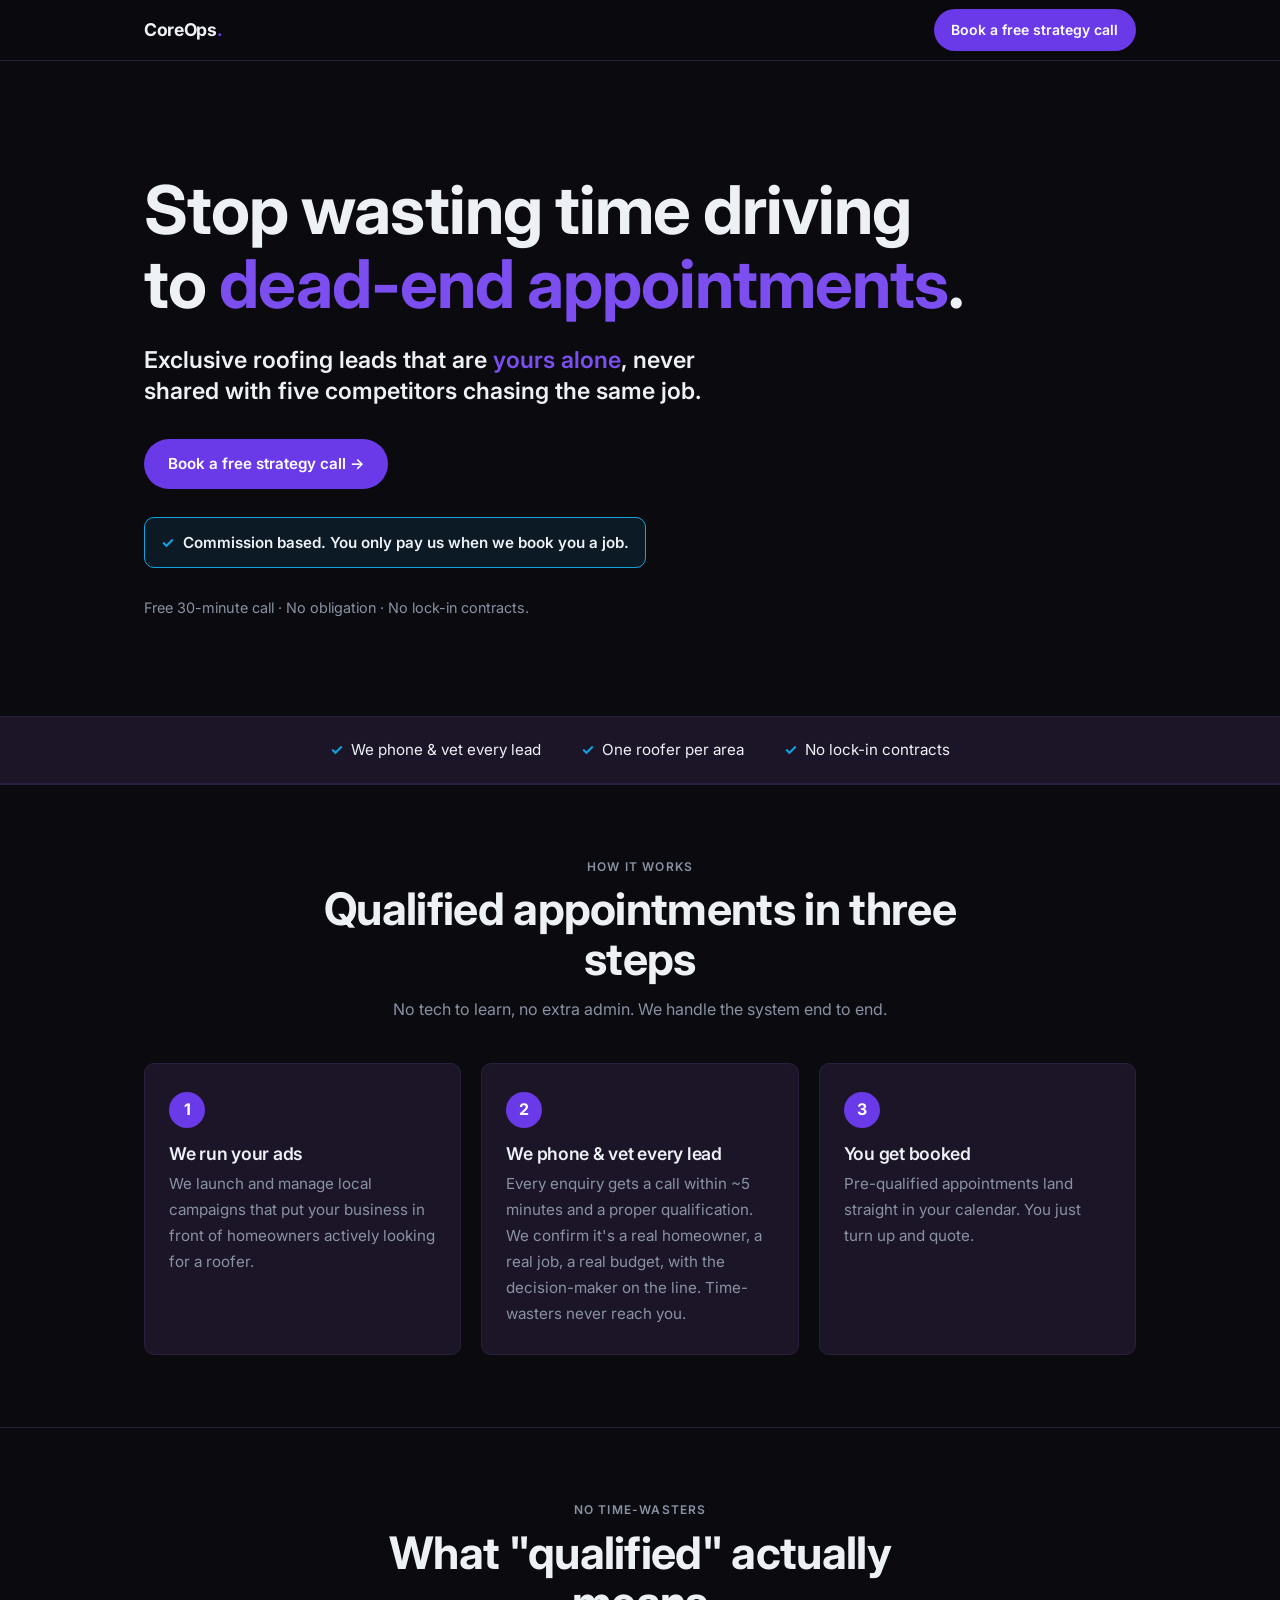
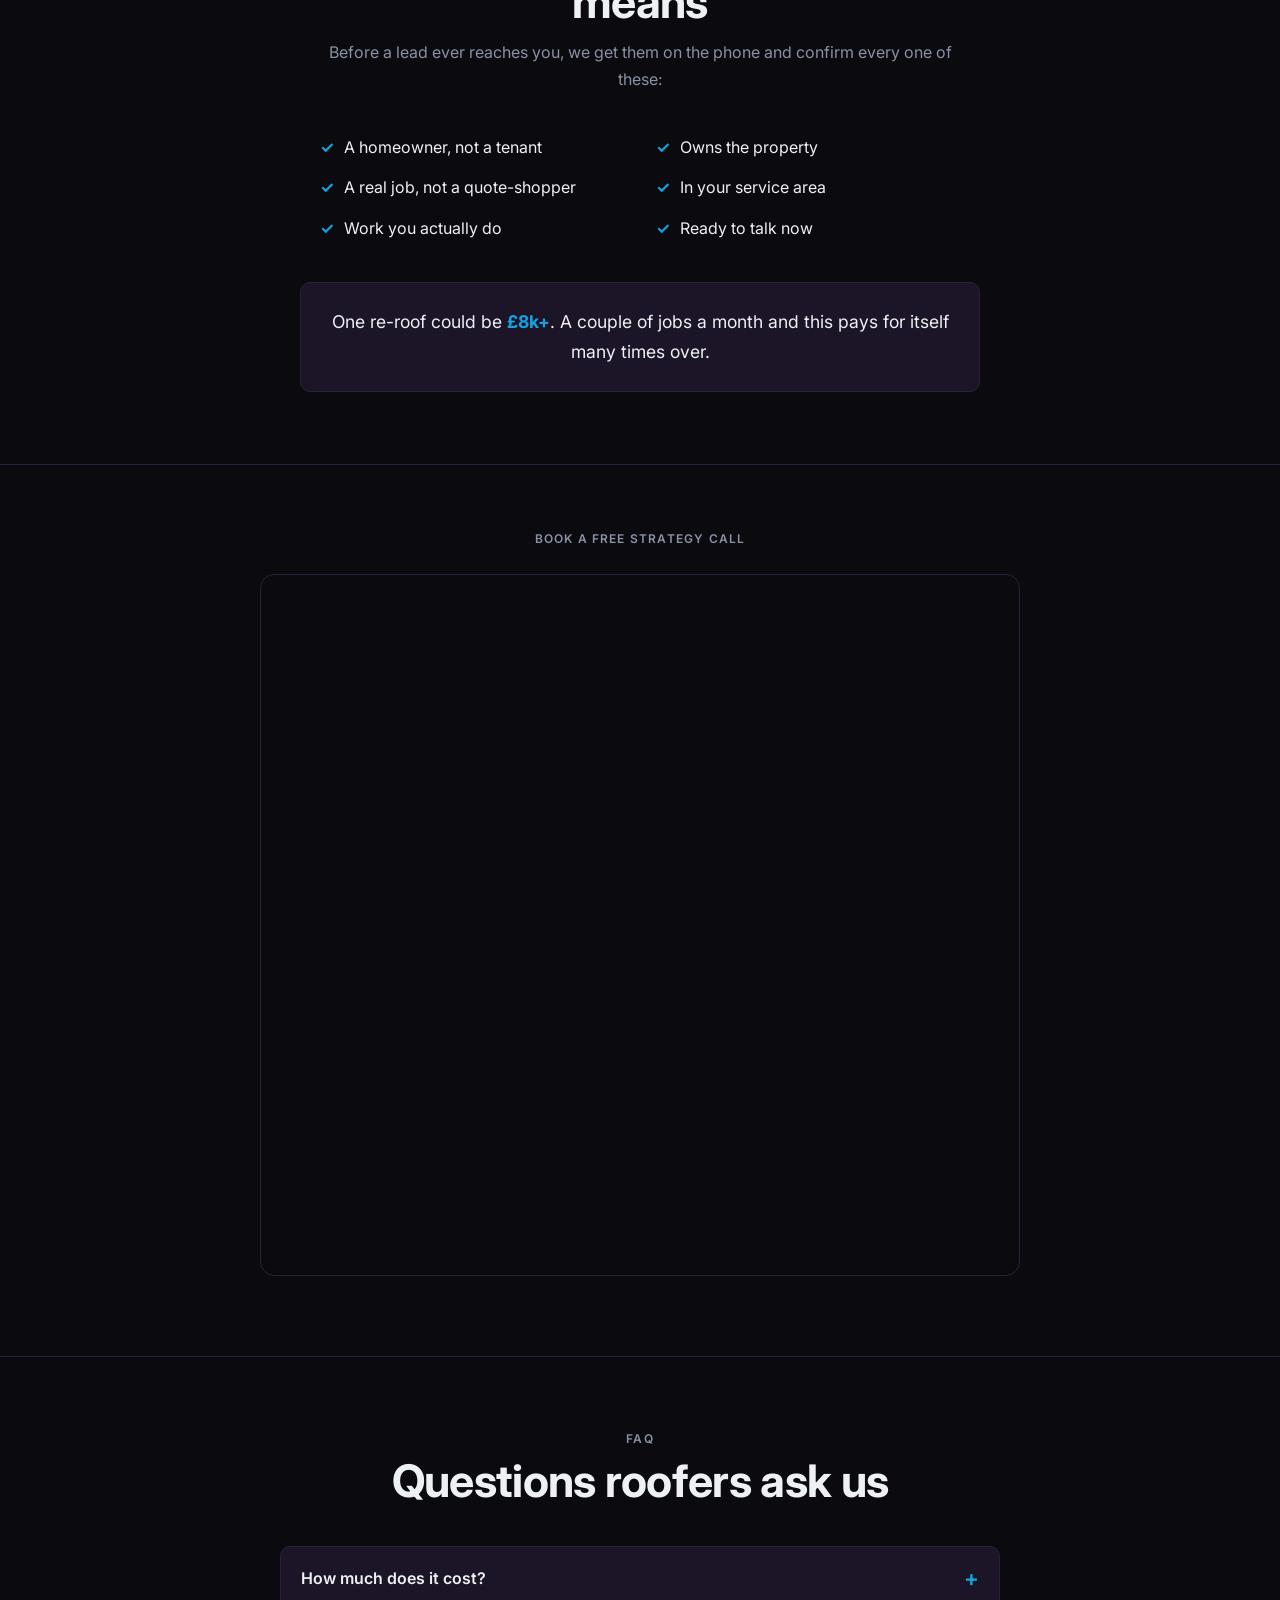
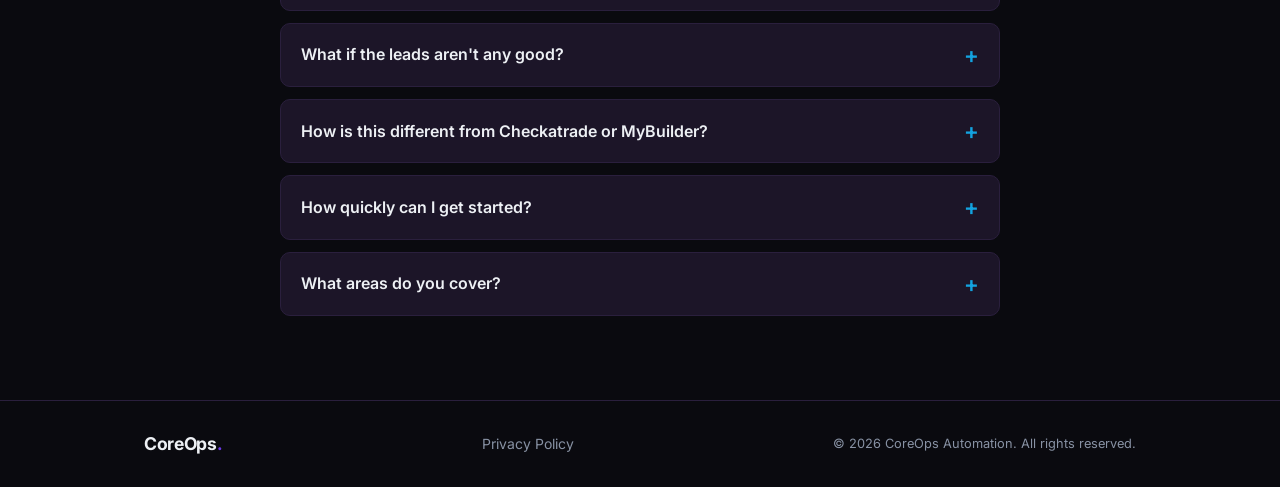
<file: index.html>
<!DOCTYPE html>
<html lang="en">
<head>
  <meta charset="UTF-8" />
  <meta name="viewport" content="width=device-width, initial-scale=1.0" />
  <title>CoreOps: Qualified Roofing Appointments, On Autopilot</title>
  <meta name="description" content="CoreOps helps UK roofing companies fill their diary with AI-vetted, high-intent appointments. No more wasted trips to dead-end jobs. Book a free call." />
  <meta property="og:title" content="CoreOps: Qualified Roofing Appointments, On Autopilot" />
  <meta property="og:description" content="AI-vetted, high-intent roofing appointments for UK roofers. Stop driving to dead-end jobs. Book a free call." />
  <meta property="og:type" content="website" />
  <link rel="preconnect" href="https://fonts.googleapis.com" />
  <link rel="preconnect" href="https://fonts.gstatic.com" crossorigin />
  <link href="https://fonts.googleapis.com/css2?family=Inter:wght@400;500;600;700&display=swap" rel="stylesheet" />
  <link rel="stylesheet" href="src/style.css" />

  <!-- Meta Pixel Code -->
  <script>
  !function(f,b,e,v,n,t,s)
  {if(f.fbq)return;n=f.fbq=function(){n.callMethod?
  n.callMethod.apply(n,arguments):n.queue.push(arguments)};
  if(!f._fbq)f._fbq=n;n.push=n;n.loaded=!0;n.version='2.0';
  n.queue=[];t=b.createElement(e);t.async=!0;
  t.src=v;s=b.getElementsByTagName(e)[0];
  s.parentNode.insertBefore(t,s)}(window, document,'script',
  'https://connect.facebook.net/en_US/fbevents.js');
  fbq('init', '1566658991466712');
  fbq('track', 'PageView');
  </script>
  <noscript><img height="1" width="1" style="display:none"
  src="https://www.facebook.com/tr?id=1566658991466712&ev=PageView&noscript=1"
  /></noscript>
  <!-- End Meta Pixel Code -->
</head>
<body>

  <!-- SVG sprite: gear symbol used by cog layers -->
  <svg aria-hidden="true" focusable="false" style="position:absolute;width:0;height:0;overflow:hidden">
    <defs>
      <symbol id="cog-shape" viewBox="-50 -50 100 100">
        <path fill-rule="evenodd" d="M50,0 L34.18,14.16 L35.36,35.36 L14.16,34.18 L0,50
          L-14.16,34.18 L-35.36,35.36 L-34.18,14.16 L-50,0 L-34.18,-14.16
          L-35.36,-35.36 L-14.16,-34.18 L0,-50 L14.16,-34.18 L35.36,-35.36
          L34.18,-14.16 Z
          M13,0 A13,13 0 0,1 -13,0 A13,13 0 0,1 13,0 Z"/>
      </symbol>
    </defs>
  </svg>

  <!-- NAV -->
  <nav class="nav">
    <div class="container nav-inner">
      <a href="#" class="logo">CoreOps<span class="logo-dot">.</span></a>

      <a href="#book" class="btn btn-primary btn-sm">Book a free strategy call</a>
    </div>
  </nav>

  <!-- HERO -->
  <section class="hero">
    <div class="container hero-inner">
      <h1>
        Stop wasting time driving to <span class="accent-text">dead-end appointments</span>.
      </h1>
      <p class="hero-promise">Exclusive roofing leads that are <span class="accent-text">yours alone</span>, never shared with five competitors chasing the same job.</p>
      <div class="hero-ctas">
        <a href="#book" class="btn btn-primary">Book a free strategy call →</a>
      </div>
      <p class="hero-offer"><span class="offer-check">✓</span> Commission based. You only pay us when we book you a job.</p>
      <p class="cta-microcopy">Free 30-minute call · No obligation · No lock-in contracts.</p>
    </div>
  </section>

  <!-- TRUST BAR -->
  <section class="trust-bar">
    <div class="container trust-bar-inner">
      <span class="trust-item"><span class="trust-check">✓</span> We phone &amp; vet every lead</span>
      <span class="trust-item"><span class="trust-check">✓</span> One roofer per area</span>
      <span class="trust-item"><span class="trust-check">✓</span> No lock-in contracts</span>
    </div>
  </section>

  <!-- HOW IT WORKS -->
  <section class="section" id="how">
    <div class="container">
      <div class="section-head">
        <p class="section-label">How it works</p>
        <h2>Qualified appointments in three steps</h2>
        <p>No tech to learn, no extra admin. We handle the system end to end.</p>
      </div>
      <div class="hiw-grid">
        <div class="hiw-card">
          <span class="hiw-num">1</span>
          <h3>We run your ads</h3>
          <p>We launch and manage local campaigns that put your business in front of homeowners actively looking for a roofer.</p>
        </div>
        <div class="hiw-card">
          <span class="hiw-num">2</span>
          <h3>We phone &amp; vet every lead</h3>
          <p>Every enquiry gets a call within ~5 minutes and a proper qualification. We confirm it's a real homeowner, a real job, a real budget, with the decision-maker on the line. Time-wasters never reach you.</p>
        </div>
        <div class="hiw-card">
          <span class="hiw-num">3</span>
          <h3>You get booked</h3>
          <p>Pre-qualified appointments land straight in your calendar. You just turn up and quote.</p>
        </div>
      </div>
    </div>
  </section>

  <!-- WHAT QUALIFIED MEANS -->
  <section class="section" id="qualified">
    <div class="container">
      <div class="section-head">
        <p class="section-label">No time-wasters</p>
        <h2>What "qualified" actually means</h2>
        <p>Before a lead ever reaches you, we get them on the phone and confirm every one of these:</p>
      </div>
      <div class="qualified-list">
        <span class="qualified-item"><span class="check">✓</span> A homeowner, not a tenant</span>
        <span class="qualified-item"><span class="check">✓</span> Owns the property</span>
        <span class="qualified-item"><span class="check">✓</span> A real job, not a quote-shopper</span>
        <span class="qualified-item"><span class="check">✓</span> In your service area</span>
        <span class="qualified-item"><span class="check">✓</span> Work you actually do</span>
        <span class="qualified-item"><span class="check">✓</span> Ready to talk now</span>
      </div>
      <p class="value-callout">One re-roof could be <strong>£8k+</strong>. A couple of jobs a month and this pays for itself many times over.</p>
    </div>
  </section>

  <!-- BOOKING -->
  <section class="booking-section" id="book">
    <div class="container">
      <p class="section-label">Book a free strategy call</p>
      <!-- GoHighLevel booking widget -->
      <div class="booking-embed">
        <iframe src="https://api.leadconnectorhq.com/widget/booking/jT7KlJictOJSxweOFdk4" style="width: 100%; border: none; overflow: hidden; min-height: 700px;" scrolling="no" id="jT7KlJictOJSxweOFdk4_1782548642786"></iframe>
      </div>
      <script src="https://link.msgsndr.com/js/form_embed.js" type="text/javascript"></script>
    </div>
  </section>

  <!-- FAQ -->
  <section class="section" id="faq">
    <div class="container">
      <div class="section-head">
        <p class="section-label">FAQ</p>
        <h2>Questions roofers ask us</h2>
      </div>
      <div class="faq">
        <details>
          <summary>How much does it cost?</summary>
          <p>There's no big upfront fee. We work on commission, so you only pay when we actually book you a job. It works out at a fraction of what a single roof replacement earns you. We'll go through the exact numbers on your call.</p>
        </details>
        <details>
          <summary>What if the leads aren't any good?</summary>
          <p>That's exactly why we phone and qualify every lead before it reaches you, confirming it's a real homeowner, a real job, in your area, ready to talk. You never get handed a random click or a tyre-kicker.</p>
        </details>
        <details>
          <summary>How is this different from Checkatrade or MyBuilder?</summary>
          <p>Those directories sell the same enquiry to several roofers at once. We generate qualified appointments for your business, so you're not racing five competitors to the same job.</p>
        </details>
        <details>
          <summary>How quickly can I get started?</summary>
          <p>Most campaigns can be live within days. On your call we'll set realistic expectations for your area and timeline.</p>
        </details>
        <details>
          <summary>What areas do you cover?</summary>
          <p>We work with roofing companies across the UK. Tell us where you operate and we'll tailor the campaign to your patch.</p>
        </details>
      </div>
    </div>
  </section>

  <footer class="site-footer">
    <div class="container">
      <span class="logo">CoreOps<span class="logo-dot">.</span></span>
      <a href="privacy-policy.html">Privacy Policy</a>
      <p class="footer-copy">&copy; 2026 CoreOps Automation. All rights reserved.</p>
    </div>
  </footer>

  <script src="src/main.js"></script>
</body>
</html>
</file>
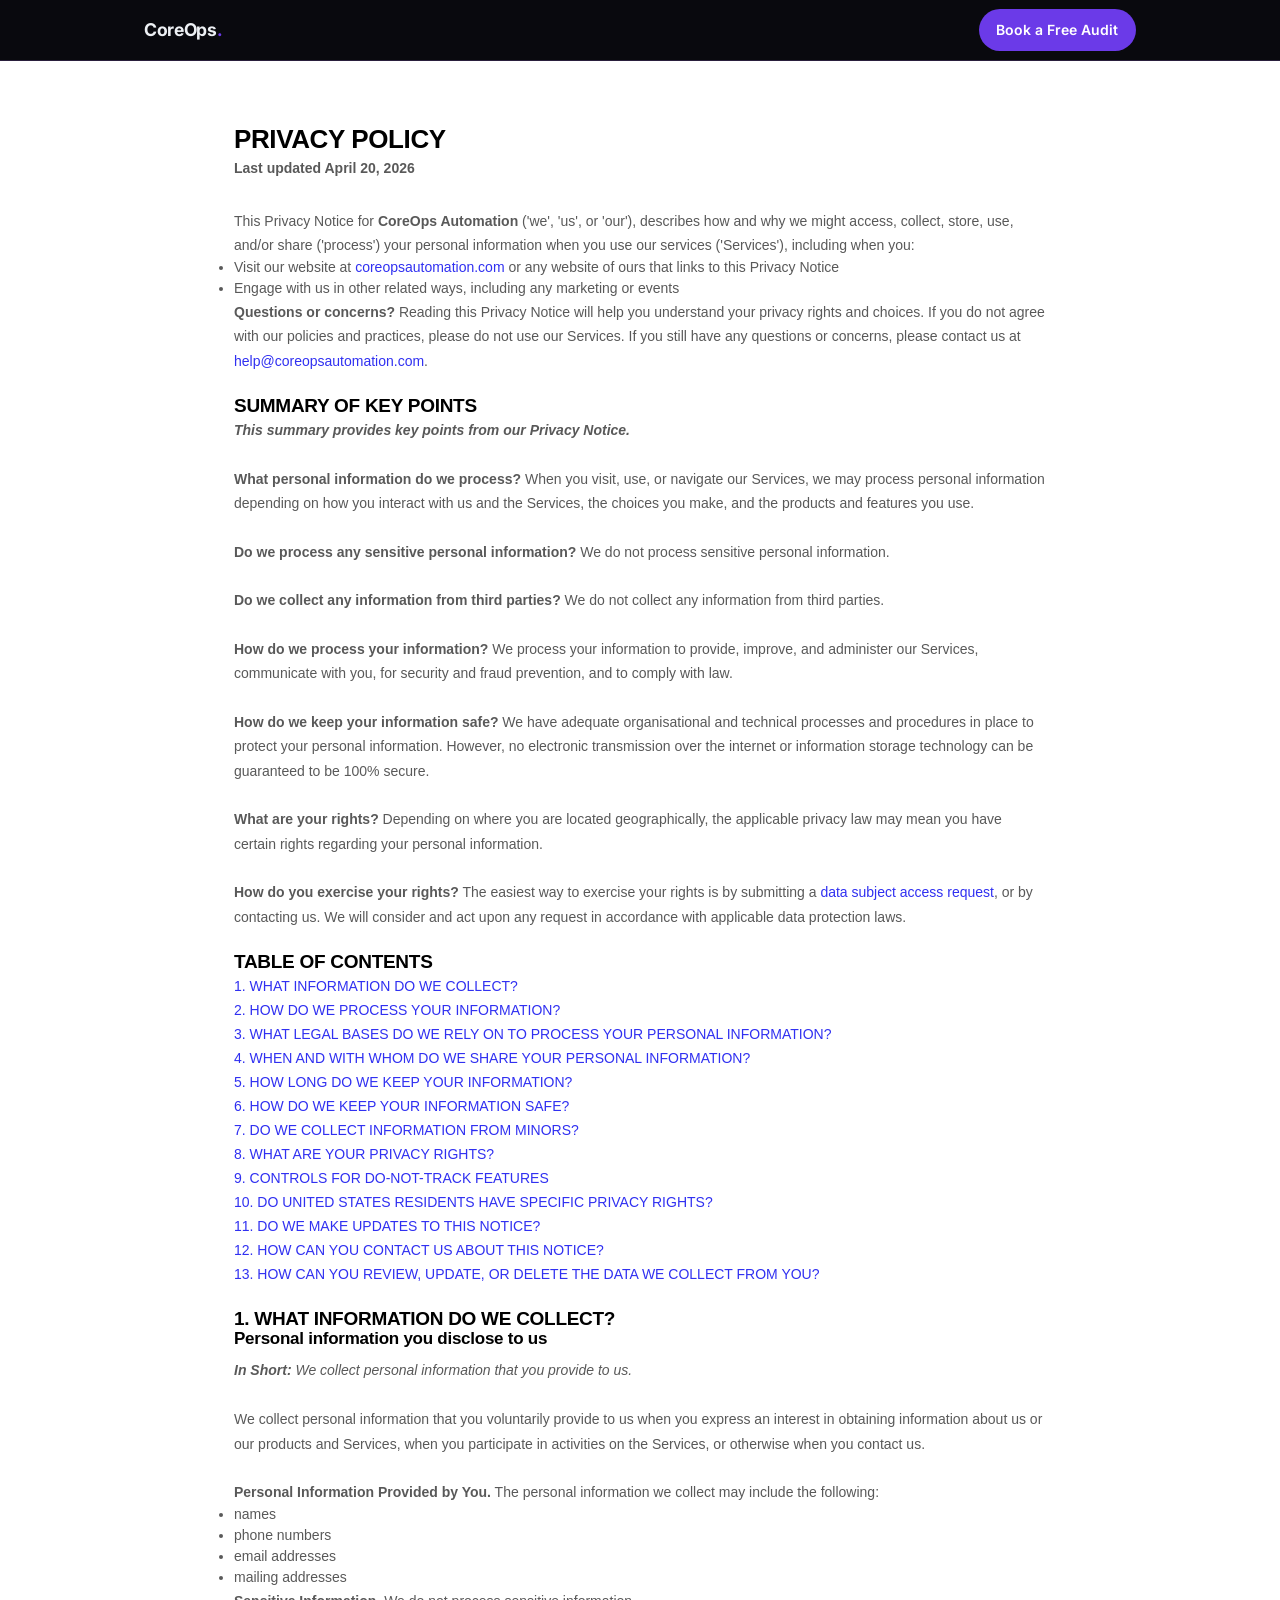
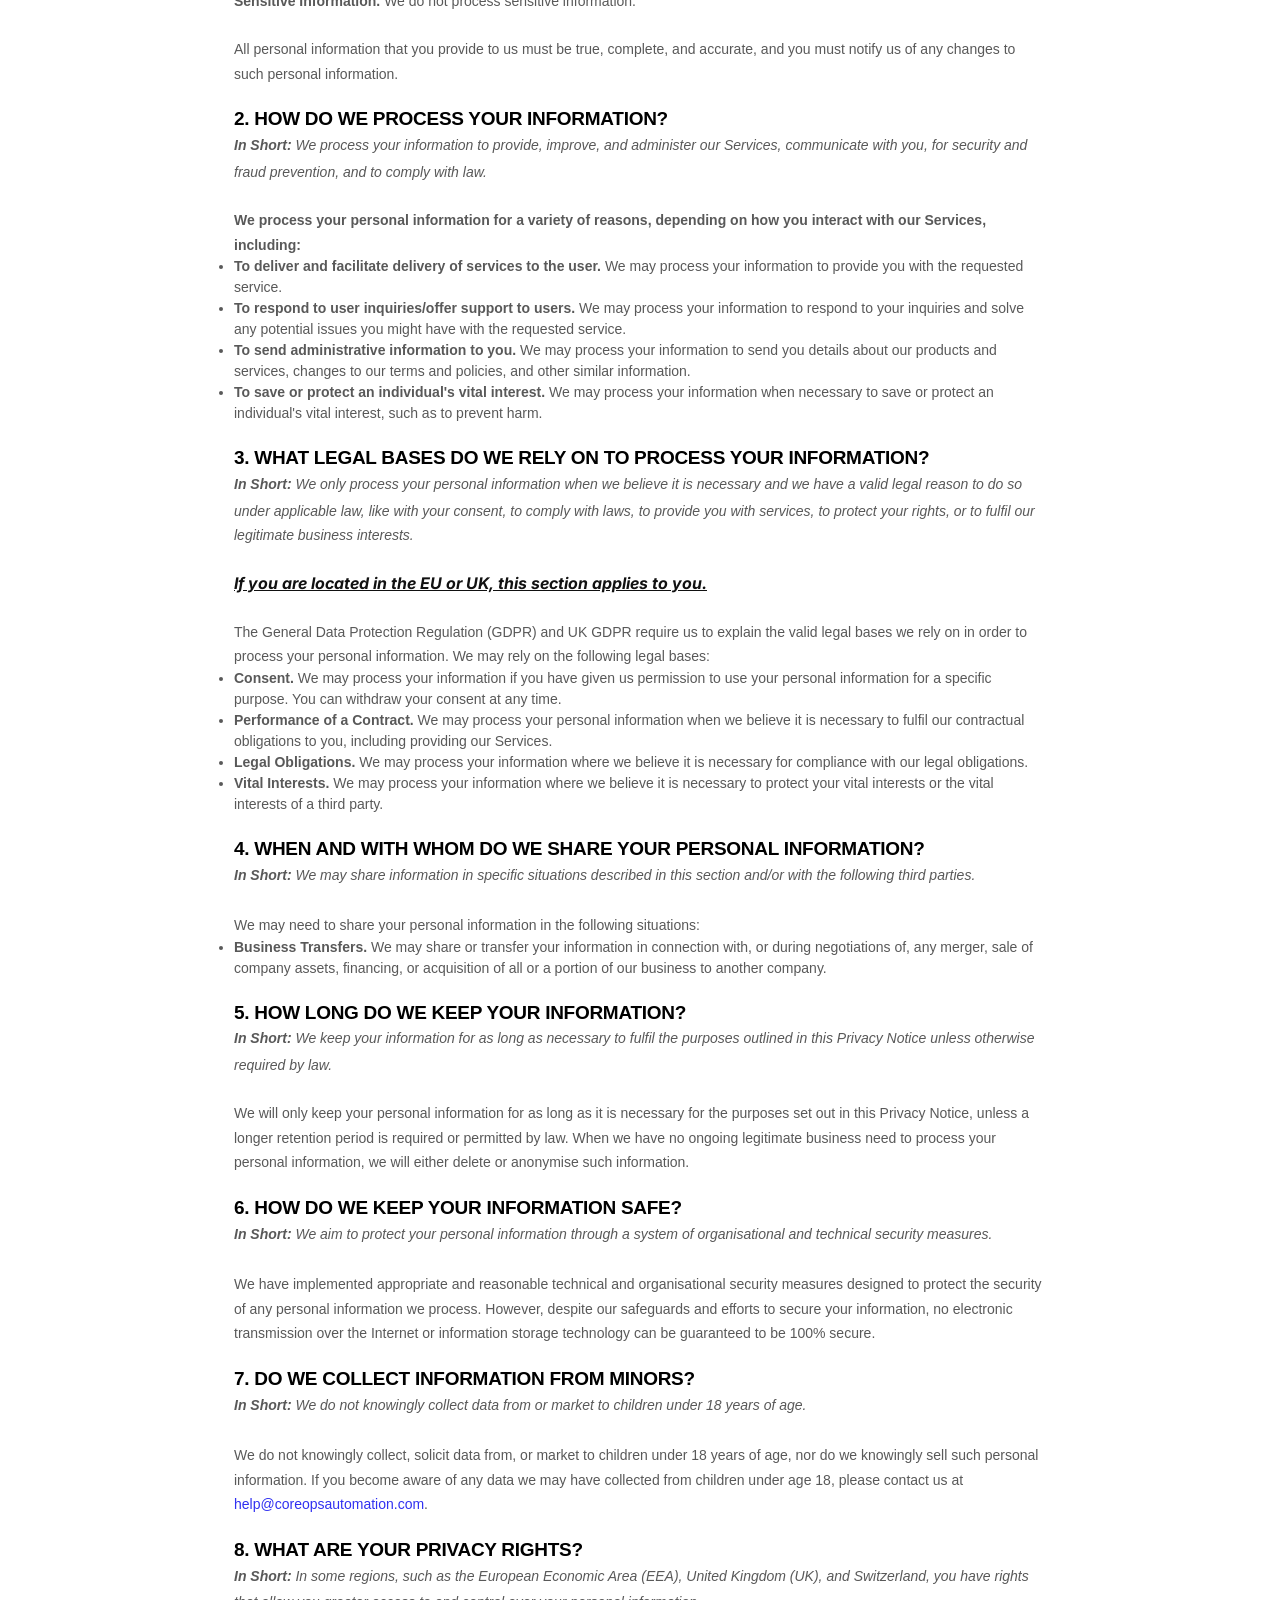
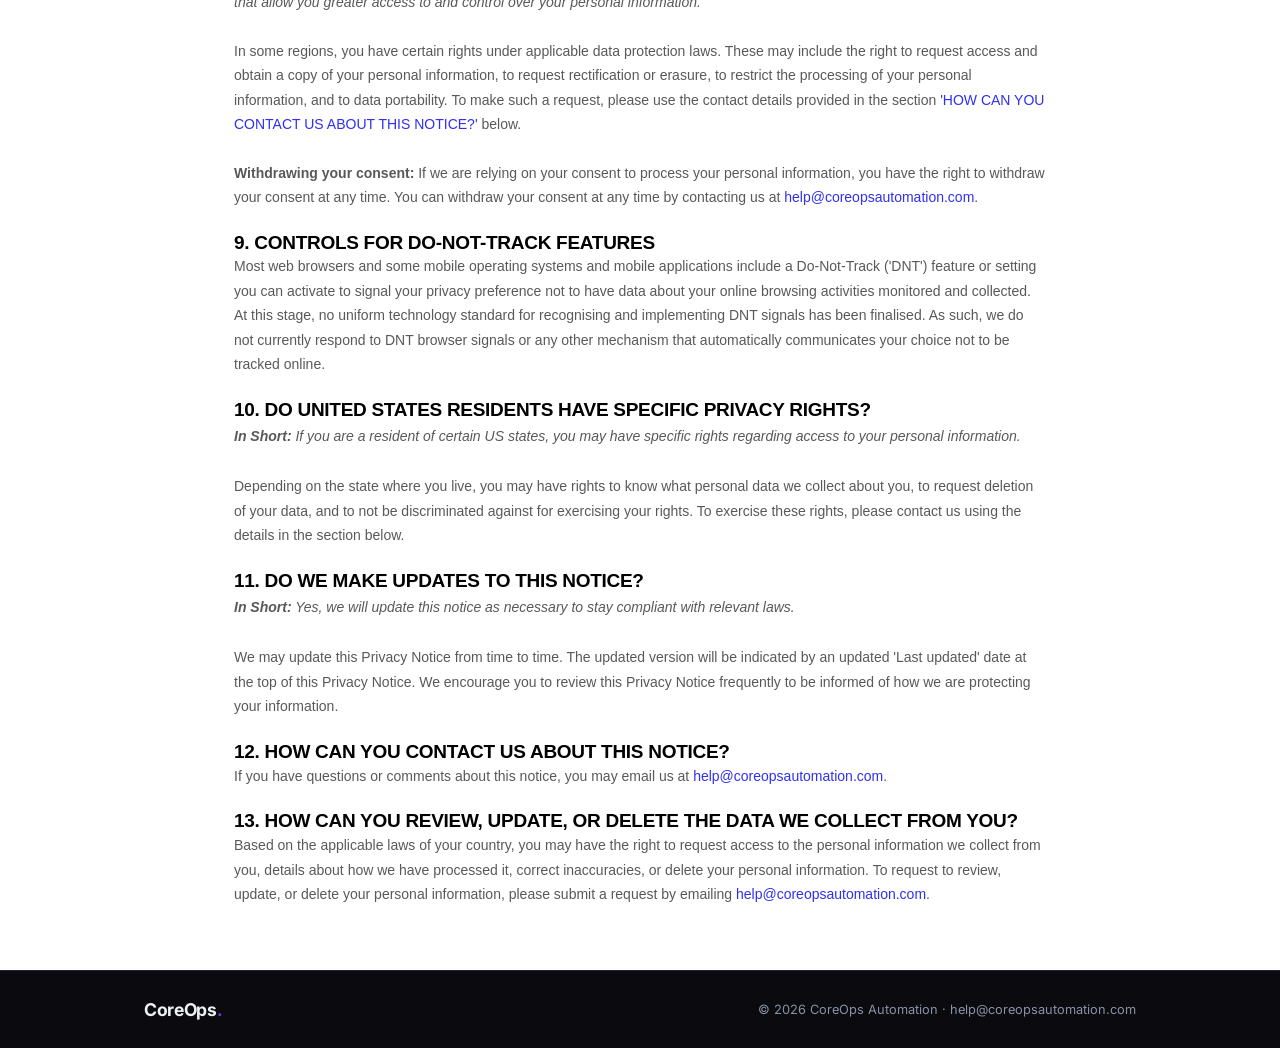
<file: privacy-policy.html>
<!DOCTYPE html>
<html lang="en">
<head>
  <meta charset="UTF-8" />
  <meta name="viewport" content="width=device-width, initial-scale=1.0" />
  <title>Privacy Policy — CoreOps Automation</title>
  <link rel="preconnect" href="https://fonts.googleapis.com" />
  <link rel="preconnect" href="https://fonts.gstatic.com" crossorigin />
  <link href="https://fonts.googleapis.com/css2?family=Inter:wght@400;500;600;700&display=swap" rel="stylesheet" />
  <link rel="stylesheet" href="src/style.css" />
  <style>
    .policy-wrap {
      background: #fff;
      color: #111;
      padding: 4rem 2rem;
    }
    .policy-wrap .container {
      max-width: 860px;
    }
    /* Termly overrides */
    [data-custom-class='body'], [data-custom-class='body'] * { background: transparent !important; }
    [data-custom-class='title'], [data-custom-class='title'] * { font-family: Arial !important; font-size: 26px !important; color: #000 !important; }
    [data-custom-class='subtitle'], [data-custom-class='subtitle'] * { font-family: Arial !important; color: #595959 !important; font-size: 14px !important; }
    [data-custom-class='heading_1'], [data-custom-class='heading_1'] * { font-family: Arial !important; font-size: 19px !important; color: #000 !important; }
    [data-custom-class='heading_2'], [data-custom-class='heading_2'] * { font-family: Arial !important; font-size: 17px !important; color: #000 !important; }
    [data-custom-class='body_text'], [data-custom-class='body_text'] * { color: #595959 !important; font-size: 14px !important; font-family: Arial !important; }
    [data-custom-class='link'], [data-custom-class='link'] * { color: #3030F1 !important; font-size: 14px !important; font-family: Arial !important; word-break: break-word !important; }
  </style>

  <!-- Meta Pixel Code -->
  <script>
  !function(f,b,e,v,n,t,s)
  {if(f.fbq)return;n=f.fbq=function(){n.callMethod?
  n.callMethod.apply(n,arguments):n.queue.push(arguments)};
  if(!f._fbq)f._fbq=n;n.push=n;n.loaded=!0;n.version='2.0';
  n.queue=[];t=b.createElement(e);t.async=!0;
  t.src=v;s=b.getElementsByTagName(e)[0];
  s.parentNode.insertBefore(t,s)}(window, document,'script',
  'https://connect.facebook.net/en_US/fbevents.js');
  fbq('init', '1566658991466712');
  fbq('track', 'PageView');
  </script>
  <noscript><img height="1" width="1" style="display:none"
  src="https://www.facebook.com/tr?id=1566658991466712&ev=PageView&noscript=1"
  /></noscript>
  <!-- End Meta Pixel Code -->
</head>
<body>

  <!-- NAV -->
  <nav class="nav">
    <div class="container nav-inner">
      <a href="index.html" class="logo">CoreOps<span class="logo-dot">.</span></a>
      <a href="https://forms.monday.com/forms/69aef202ba84b9ca717dc0fa863b5e6f?r=euc1" target="_blank" rel="noopener" class="btn btn-primary btn-sm">Book a Free Audit</a>
    </div>
  </nav>

  <!-- POLICY CONTENT -->
  <div class="policy-wrap">
    <div class="container">
      <div data-custom-class="body">
        <div><strong><span style="font-size: 26px;"><span data-custom-class="title"><h1>PRIVACY POLICY</h1></span></span></strong></div><div><span style="color: rgb(127, 127, 127);"><strong><span style="font-size: 15px;"><span data-custom-class="subtitle">Last updated April 20, 2026</span></span></strong></span></div><div><br></div><div style="line-height: 1.5;"><span style="color: rgb(89, 89, 89); font-size: 15px;"><span data-custom-class="body_text">This Privacy Notice for <strong>CoreOps Automation</strong> ('we', 'us', or 'our'), describes how and why we might access, collect, store, use, and/or share ('process') your personal information when you use our services ('Services'), including when you:</span></span></div><ul><li data-custom-class="body_text" style="line-height: 1.5;"><span style="font-size: 15px; color: rgb(89, 89, 89);">Visit our website at <a data-custom-class="link" href="https://coreopsautomation.com">coreopsautomation.com</a> or any website of ours that links to this Privacy Notice</span></li><li data-custom-class="body_text" style="line-height: 1.5;"><span style="font-size: 15px; color: rgb(89, 89, 89);">Engage with us in other related ways, including any marketing or events</span></li></ul><div style="line-height: 1.5;"><span style="font-size: 15px;"><span data-custom-class="body_text"><strong>Questions or concerns?</strong> Reading this Privacy Notice will help you understand your privacy rights and choices. If you do not agree with our policies and practices, please do not use our Services. If you still have any questions or concerns, please contact us at <a data-custom-class="link" href="mailto:help@coreopsautomation.com">help@coreopsautomation.com</a>.</span></span></div><div style="line-height: 1.5;"><br></div>

        <div style="line-height: 1.5;"><strong><span data-custom-class="heading_1"><h2>SUMMARY OF KEY POINTS</h2></span></strong></div><div style="line-height: 1.5;"><span style="font-size: 15px;"><span data-custom-class="body_text"><strong><em>This summary provides key points from our Privacy Notice.</em></strong></span></span></div><div style="line-height: 1.5;"><br></div><div style="line-height: 1.5;"><span style="font-size: 15px;"><span data-custom-class="body_text"><strong>What personal information do we process?</strong> When you visit, use, or navigate our Services, we may process personal information depending on how you interact with us and the Services, the choices you make, and the products and features you use.</span></span></div><div style="line-height: 1.5;"><br></div><div style="line-height: 1.5;"><span style="font-size: 15px;"><span data-custom-class="body_text"><strong>Do we process any sensitive personal information?</strong> We do not process sensitive personal information.</span></span></div><div style="line-height: 1.5;"><br></div><div style="line-height: 1.5;"><span style="font-size: 15px;"><span data-custom-class="body_text"><strong>Do we collect any information from third parties?</strong> We do not collect any information from third parties.</span></span></div><div style="line-height: 1.5;"><br></div><div style="line-height: 1.5;"><span style="font-size: 15px;"><span data-custom-class="body_text"><strong>How do we process your information?</strong> We process your information to provide, improve, and administer our Services, communicate with you, for security and fraud prevention, and to comply with law.</span></span></div><div style="line-height: 1.5;"><br></div><div style="line-height: 1.5;"><span style="font-size: 15px;"><span data-custom-class="body_text"><strong>How do we keep your information safe?</strong> We have adequate organisational and technical processes and procedures in place to protect your personal information. However, no electronic transmission over the internet or information storage technology can be guaranteed to be 100% secure.</span></span></div><div style="line-height: 1.5;"><br></div><div style="line-height: 1.5;"><span style="font-size: 15px;"><span data-custom-class="body_text"><strong>What are your rights?</strong> Depending on where you are located geographically, the applicable privacy law may mean you have certain rights regarding your personal information.</span></span></div><div style="line-height: 1.5;"><br></div><div style="line-height: 1.5;"><span style="font-size: 15px;"><span data-custom-class="body_text"><strong>How do you exercise your rights?</strong> The easiest way to exercise your rights is by submitting a <a data-custom-class="link" href="https://app.termly.io/dsar/85a664f9-2126-41e3-9fc6-2363f2dfef9f" rel="noopener noreferrer" target="_blank">data subject access request</a>, or by contacting us. We will consider and act upon any request in accordance with applicable data protection laws.</span></span></div><div style="line-height: 1.5;"><br></div>

        <div id="toc" style="line-height: 1.5;"><strong><span data-custom-class="heading_1"><h2>TABLE OF CONTENTS</h2></span></strong></div>
        <div style="line-height: 1.5;"><a data-custom-class="link" href="#infocollect"><span style="color: rgb(0, 58, 250);">1. WHAT INFORMATION DO WE COLLECT?</span></a></div>
        <div style="line-height: 1.5;"><a data-custom-class="link" href="#infouse"><span style="color: rgb(0, 58, 250);">2. HOW DO WE PROCESS YOUR INFORMATION?</span></a></div>
        <div style="line-height: 1.5;"><a data-custom-class="link" href="#legalbases"><span style="color: rgb(0, 58, 250);">3. WHAT LEGAL BASES DO WE RELY ON TO PROCESS YOUR PERSONAL INFORMATION?</span></a></div>
        <div style="line-height: 1.5;"><a data-custom-class="link" href="#whoshare"><span style="color: rgb(0, 58, 250);">4. WHEN AND WITH WHOM DO WE SHARE YOUR PERSONAL INFORMATION?</span></a></div>
        <div style="line-height: 1.5;"><a data-custom-class="link" href="#inforetain"><span style="color: rgb(0, 58, 250);">5. HOW LONG DO WE KEEP YOUR INFORMATION?</span></a></div>
        <div style="line-height: 1.5;"><a data-custom-class="link" href="#infosafe"><span style="color: rgb(0, 58, 250);">6. HOW DO WE KEEP YOUR INFORMATION SAFE?</span></a></div>
        <div style="line-height: 1.5;"><a data-custom-class="link" href="#infominors"><span style="color: rgb(0, 58, 250);">7. DO WE COLLECT INFORMATION FROM MINORS?</span></a></div>
        <div style="line-height: 1.5;"><a data-custom-class="link" href="#privacyrights"><span style="color: rgb(0, 58, 250);">8. WHAT ARE YOUR PRIVACY RIGHTS?</span></a></div>
        <div style="line-height: 1.5;"><a data-custom-class="link" href="#DNT"><span style="color: rgb(0, 58, 250);">9. CONTROLS FOR DO-NOT-TRACK FEATURES</span></a></div>
        <div style="line-height: 1.5;"><a data-custom-class="link" href="#uslaws"><span style="color: rgb(0, 58, 250);">10. DO UNITED STATES RESIDENTS HAVE SPECIFIC PRIVACY RIGHTS?</span></a></div>
        <div style="line-height: 1.5;"><a data-custom-class="link" href="#policyupdates"><span style="color: rgb(0, 58, 250);">11. DO WE MAKE UPDATES TO THIS NOTICE?</span></a></div>
        <div style="line-height: 1.5;"><a data-custom-class="link" href="#contact"><span style="color: rgb(0, 58, 250);">12. HOW CAN YOU CONTACT US ABOUT THIS NOTICE?</span></a></div>
        <div style="line-height: 1.5;"><a data-custom-class="link" href="#request"><span style="color: rgb(0, 58, 250);">13. HOW CAN YOU REVIEW, UPDATE, OR DELETE THE DATA WE COLLECT FROM YOU?</span></a></div>
        <div style="line-height: 1.5;"><br></div>

        <div id="infocollect" style="line-height: 1.5;"><strong><span data-custom-class="heading_1"><h2>1. WHAT INFORMATION DO WE COLLECT?</h2></span></strong><span data-custom-class="heading_2"><strong><h3>Personal information you disclose to us</h3></strong></span><span style="color: rgb(89, 89, 89); font-size: 15px;"><span data-custom-class="body_text"><em><strong>In Short:</strong> We collect personal information that you provide to us.</em></span></span></div><div style="line-height: 1.5;"><br></div><div style="line-height: 1.5;"><span style="font-size: 15px; color: rgb(89, 89, 89);"><span data-custom-class="body_text">We collect personal information that you voluntarily provide to us when you express an interest in obtaining information about us or our products and Services, when you participate in activities on the Services, or otherwise when you contact us.</span></span></div><div style="line-height: 1.5;"><br></div><div style="line-height: 1.5;"><span style="font-size: 15px; color: rgb(89, 89, 89);"><span data-custom-class="body_text"><strong>Personal Information Provided by You.</strong> The personal information we collect may include the following:</span></span></div><ul><li data-custom-class="body_text" style="line-height: 1.5;"><span style="font-size: 15px; color: rgb(89, 89, 89);">names</span></li><li data-custom-class="body_text" style="line-height: 1.5;"><span style="font-size: 15px; color: rgb(89, 89, 89);">phone numbers</span></li><li data-custom-class="body_text" style="line-height: 1.5;"><span style="font-size: 15px; color: rgb(89, 89, 89);">email addresses</span></li><li data-custom-class="body_text" style="line-height: 1.5;"><span style="font-size: 15px; color: rgb(89, 89, 89);">mailing addresses</span></li></ul><div style="line-height: 1.5;"><span style="font-size: 15px;"><span data-custom-class="body_text"><strong>Sensitive Information.</strong> We do not process sensitive information.</span></span></div><div style="line-height: 1.5;"><br></div><div style="line-height: 1.5;"><span style="font-size: 15px; color: rgb(89, 89, 89);"><span data-custom-class="body_text">All personal information that you provide to us must be true, complete, and accurate, and you must notify us of any changes to such personal information.</span></span></div><div style="line-height: 1.5;"><br></div>

        <div id="infouse" style="line-height: 1.5;"><strong><span data-custom-class="heading_1"><h2>2. HOW DO WE PROCESS YOUR INFORMATION?</h2></span></strong><span style="font-size: 15px; color: rgb(89, 89, 89);"><span data-custom-class="body_text"><em><strong>In Short:</strong> We process your information to provide, improve, and administer our Services, communicate with you, for security and fraud prevention, and to comply with law.</em></span></span></div><div style="line-height: 1.5;"><br></div><div style="line-height: 1.5;"><span style="font-size: 15px; color: rgb(89, 89, 89);"><span data-custom-class="body_text"><strong>We process your personal information for a variety of reasons, depending on how you interact with our Services, including:</strong></span></span></div><ul><li data-custom-class="body_text" style="line-height: 1.5;"><span style="font-size: 15px; color: rgb(89, 89, 89);"><strong>To deliver and facilitate delivery of services to the user.</strong> We may process your information to provide you with the requested service.</span></li><li data-custom-class="body_text" style="line-height: 1.5;"><span style="font-size: 15px; color: rgb(89, 89, 89);"><strong>To respond to user inquiries/offer support to users.</strong> We may process your information to respond to your inquiries and solve any potential issues you might have with the requested service.</span></li><li data-custom-class="body_text" style="line-height: 1.5;"><span style="font-size: 15px; color: rgb(89, 89, 89);"><strong>To send administrative information to you.</strong> We may process your information to send you details about our products and services, changes to our terms and policies, and other similar information.</span></li><li data-custom-class="body_text" style="line-height: 1.5;"><span style="font-size: 15px; color: rgb(89, 89, 89);"><strong>To save or protect an individual's vital interest.</strong> We may process your information when necessary to save or protect an individual's vital interest, such as to prevent harm.</span></li></ul><div style="line-height: 1.5;"><br></div>

        <div id="legalbases" style="line-height: 1.5;"><strong><span data-custom-class="heading_1"><h2>3. WHAT LEGAL BASES DO WE RELY ON TO PROCESS YOUR INFORMATION?</h2></span></strong><em><span style="font-size: 15px;"><span data-custom-class="body_text"><strong>In Short:</strong> We only process your personal information when we believe it is necessary and we have a valid legal reason to do so under applicable law, like with your consent, to comply with laws, to provide you with services, to protect your rights, or to fulfil our legitimate business interests.</span></span></em></div><div style="line-height: 1.5;"><br></div><div style="line-height: 1.5;"><em><strong><u>If you are located in the EU or UK, this section applies to you.</u></strong></em></div><div style="line-height: 1.5;"><br></div><div style="line-height: 1.5;"><span style="font-size: 15px;"><span data-custom-class="body_text">The General Data Protection Regulation (GDPR) and UK GDPR require us to explain the valid legal bases we rely on in order to process your personal information. We may rely on the following legal bases:</span></span></div><ul><li data-custom-class="body_text" style="line-height: 1.5;"><span style="font-size: 15px;"><span data-custom-class="body_text"><strong>Consent.</strong> We may process your information if you have given us permission to use your personal information for a specific purpose. You can withdraw your consent at any time.</span></span></li><li data-custom-class="body_text" style="line-height: 1.5;"><span style="font-size: 15px;"><span data-custom-class="body_text"><strong>Performance of a Contract.</strong> We may process your personal information when we believe it is necessary to fulfil our contractual obligations to you, including providing our Services.</span></span></li><li data-custom-class="body_text" style="line-height: 1.5;"><span style="font-size: 15px;"><span data-custom-class="body_text"><strong>Legal Obligations.</strong> We may process your information where we believe it is necessary for compliance with our legal obligations.</span></span></li><li data-custom-class="body_text" style="line-height: 1.5;"><span style="font-size: 15px;"><span data-custom-class="body_text"><strong>Vital Interests.</strong> We may process your information where we believe it is necessary to protect your vital interests or the vital interests of a third party.</span></span></li></ul><div style="line-height: 1.5;"><br></div>

        <div id="whoshare" style="line-height: 1.5;"><strong><span data-custom-class="heading_1"><h2>4. WHEN AND WITH WHOM DO WE SHARE YOUR PERSONAL INFORMATION?</h2></span></strong><span style="font-size: 15px; color: rgb(89, 89, 89);"><span data-custom-class="body_text"><em><strong>In Short:</strong> We may share information in specific situations described in this section and/or with the following third parties.</em></span></span></div><div style="line-height: 1.5;"><br></div><div style="line-height: 1.5;"><span style="font-size: 15px; color: rgb(89, 89, 89);"><span data-custom-class="body_text">We may need to share your personal information in the following situations:</span></span></div><ul><li data-custom-class="body_text" style="line-height: 1.5;"><span style="font-size: 15px; color: rgb(89, 89, 89);"><strong>Business Transfers.</strong> We may share or transfer your information in connection with, or during negotiations of, any merger, sale of company assets, financing, or acquisition of all or a portion of our business to another company.</span></li></ul><div style="line-height: 1.5;"><br></div>

        <div id="inforetain" style="line-height: 1.5;"><strong><span data-custom-class="heading_1"><h2>5. HOW LONG DO WE KEEP YOUR INFORMATION?</h2></span></strong><span style="font-size: 15px; color: rgb(89, 89, 89);"><span data-custom-class="body_text"><em><strong>In Short:</strong> We keep your information for as long as necessary to fulfil the purposes outlined in this Privacy Notice unless otherwise required by law.</em></span></span></div><div style="line-height: 1.5;"><br></div><div style="line-height: 1.5;"><span style="font-size: 15px; color: rgb(89, 89, 89);"><span data-custom-class="body_text">We will only keep your personal information for as long as it is necessary for the purposes set out in this Privacy Notice, unless a longer retention period is required or permitted by law. When we have no ongoing legitimate business need to process your personal information, we will either delete or anonymise such information.</span></span></div><div style="line-height: 1.5;"><br></div>

        <div id="infosafe" style="line-height: 1.5;"><strong><span data-custom-class="heading_1"><h2>6. HOW DO WE KEEP YOUR INFORMATION SAFE?</h2></span></strong><span style="font-size: 15px; color: rgb(89, 89, 89);"><span data-custom-class="body_text"><em><strong>In Short:</strong> We aim to protect your personal information through a system of organisational and technical security measures.</em></span></span></div><div style="line-height: 1.5;"><br></div><div style="line-height: 1.5;"><span style="font-size: 15px; color: rgb(89, 89, 89);"><span data-custom-class="body_text">We have implemented appropriate and reasonable technical and organisational security measures designed to protect the security of any personal information we process. However, despite our safeguards and efforts to secure your information, no electronic transmission over the Internet or information storage technology can be guaranteed to be 100% secure.</span></span></div><div style="line-height: 1.5;"><br></div>

        <div id="infominors" style="line-height: 1.5;"><strong><span data-custom-class="heading_1"><h2>7. DO WE COLLECT INFORMATION FROM MINORS?</h2></span></strong><span style="font-size: 15px; color: rgb(89, 89, 89);"><span data-custom-class="body_text"><em><strong>In Short:</strong> We do not knowingly collect data from or market to children under 18 years of age.</em></span></span></div><div style="line-height: 1.5;"><br></div><div style="line-height: 1.5;"><span style="font-size: 15px; color: rgb(89, 89, 89);"><span data-custom-class="body_text">We do not knowingly collect, solicit data from, or market to children under 18 years of age, nor do we knowingly sell such personal information. If you become aware of any data we may have collected from children under age 18, please contact us at <a data-custom-class="link" href="mailto:help@coreopsautomation.com">help@coreopsautomation.com</a>.</span></span></div><div style="line-height: 1.5;"><br></div>

        <div id="privacyrights" style="line-height: 1.5;"><strong><span data-custom-class="heading_1"><h2>8. WHAT ARE YOUR PRIVACY RIGHTS?</h2></span></strong><span style="font-size: 15px; color: rgb(89, 89, 89);"><span data-custom-class="body_text"><em><strong>In Short:</strong> In some regions, such as the European Economic Area (EEA), United Kingdom (UK), and Switzerland, you have rights that allow you greater access to and control over your personal information.</em></span></span></div><div style="line-height: 1.5;"><br></div><div style="line-height: 1.5;"><span style="font-size: 15px; color: rgb(89, 89, 89);"><span data-custom-class="body_text">In some regions, you have certain rights under applicable data protection laws. These may include the right to request access and obtain a copy of your personal information, to request rectification or erasure, to restrict the processing of your personal information, and to data portability. To make such a request, please use the contact details provided in the section <a data-custom-class="link" href="#contact">'HOW CAN YOU CONTACT US ABOUT THIS NOTICE?'</a> below.</span></span></div><div style="line-height: 1.5;"><br></div><div style="line-height: 1.5;"><span style="font-size: 15px; color: rgb(89, 89, 89);"><span data-custom-class="body_text"><strong>Withdrawing your consent:</strong> If we are relying on your consent to process your personal information, you have the right to withdraw your consent at any time. You can withdraw your consent at any time by contacting us at <a data-custom-class="link" href="mailto:help@coreopsautomation.com">help@coreopsautomation.com</a>.</span></span></div><div style="line-height: 1.5;"><br></div>

        <div id="DNT" style="line-height: 1.5;"><strong><span data-custom-class="heading_1"><h2>9. CONTROLS FOR DO-NOT-TRACK FEATURES</h2></span></strong></div><div style="line-height: 1.5;"><span style="font-size: 15px; color: rgb(89, 89, 89);"><span data-custom-class="body_text">Most web browsers and some mobile operating systems and mobile applications include a Do-Not-Track ('DNT') feature or setting you can activate to signal your privacy preference not to have data about your online browsing activities monitored and collected. At this stage, no uniform technology standard for recognising and implementing DNT signals has been finalised. As such, we do not currently respond to DNT browser signals or any other mechanism that automatically communicates your choice not to be tracked online.</span></span></div><div style="line-height: 1.5;"><br></div>

        <div id="uslaws" style="line-height: 1.5;"><strong><span data-custom-class="heading_1"><h2>10. DO UNITED STATES RESIDENTS HAVE SPECIFIC PRIVACY RIGHTS?</h2></span></strong><span style="font-size: 15px; color: rgb(89, 89, 89);"><span data-custom-class="body_text"><em><strong>In Short:</strong> If you are a resident of certain US states, you may have specific rights regarding access to your personal information.</em></span></span></div><div style="line-height: 1.5;"><br></div><div style="line-height: 1.5;"><span style="font-size: 15px; color: rgb(89, 89, 89);"><span data-custom-class="body_text">Depending on the state where you live, you may have rights to know what personal data we collect about you, to request deletion of your data, and to not be discriminated against for exercising your rights. To exercise these rights, please contact us using the details in the section below.</span></span></div><div style="line-height: 1.5;"><br></div>

        <div id="policyupdates" style="line-height: 1.5;"><strong><span data-custom-class="heading_1"><h2>11. DO WE MAKE UPDATES TO THIS NOTICE?</h2></span></strong><span style="font-size: 15px; color: rgb(89, 89, 89);"><span data-custom-class="body_text"><em><strong>In Short:</strong> Yes, we will update this notice as necessary to stay compliant with relevant laws.</em></span></span></div><div style="line-height: 1.5;"><br></div><div style="line-height: 1.5;"><span style="font-size: 15px; color: rgb(89, 89, 89);"><span data-custom-class="body_text">We may update this Privacy Notice from time to time. The updated version will be indicated by an updated 'Last updated' date at the top of this Privacy Notice. We encourage you to review this Privacy Notice frequently to be informed of how we are protecting your information.</span></span></div><div style="line-height: 1.5;"><br></div>

        <div id="contact" style="line-height: 1.5;"><strong><span data-custom-class="heading_1"><h2>12. HOW CAN YOU CONTACT US ABOUT THIS NOTICE?</h2></span></strong></div><div style="line-height: 1.5;"><span style="font-size: 15px; color: rgb(89, 89, 89);"><span data-custom-class="body_text">If you have questions or comments about this notice, you may email us at <a data-custom-class="link" href="mailto:help@coreopsautomation.com">help@coreopsautomation.com</a>.</span></span></div><div style="line-height: 1.5;"><br></div>

        <div id="request" style="line-height: 1.5;"><strong><span data-custom-class="heading_1"><h2>13. HOW CAN YOU REVIEW, UPDATE, OR DELETE THE DATA WE COLLECT FROM YOU?</h2></span></strong></div><div style="line-height: 1.5;"><span style="font-size: 15px; color: rgb(89, 89, 89);"><span data-custom-class="body_text">Based on the applicable laws of your country, you may have the right to request access to the personal information we collect from you, details about how we have processed it, correct inaccuracies, or delete your personal information. To request to review, update, or delete your personal information, please submit a request by emailing <a data-custom-class="link" href="mailto:help@coreopsautomation.com">help@coreopsautomation.com</a>.</span></span></div>
      </div>
    </div>
  </div>

  <!-- FOOTER -->
  <footer style="padding: 1.5rem 0; border-top: 1px solid var(--border);">
    <div class="container" style="display:flex; justify-content:space-between; align-items:center; flex-wrap:wrap; gap:1rem;">
      <a href="index.html" class="logo">CoreOps<span class="logo-dot">.</span></a>
      <p style="font-size:0.8rem; color:var(--text-muted); margin:0;">© 2026 CoreOps Automation · <a href="mailto:help@coreopsautomation.com" style="color:var(--text-muted);">help@coreopsautomation.com</a></p>
    </div>
  </footer>

</body>
</html>
</file>
<file: src/style.css>
/* ── Design tokens ────────────────────────────── */
:root {
  --bg:           #0a0a0f;
  --bg-card:      #1c1528;
  --bg-muted:     #1c1528;
  --bg-hover:     #2a1f3d;
  --border:       #2a1f3d;
  --text:         #EDF0F4;
  --text-muted:   #8892A4;
  --primary:      #6B3AE8;
  --primary-hover:#7C4EF0;
  --accent:       #13A3E0;
  --gradient:     linear-gradient(135deg, #6B3AE8, #13A3E0);

  --font-heading: 'Inter', sans-serif;
  --font-body:    'Inter', sans-serif;

  --max-width: 1040px;
  --radius:    10px;
  --radius-pill: 9999px;
}

/* ── Reset ────────────────────────────────────── */
*, *::before, *::after { box-sizing: border-box; margin: 0; padding: 0; }
html { scroll-behavior: smooth; }

body {
  min-height: 100vh;
  background-color: #0a0a0f;
  color: var(--text);
  font-family: var(--font-body);
  font-size: 1rem;
  line-height: 1.7;
  -webkit-font-smoothing: antialiased;
  overflow-x: hidden;
}

/* ── Layout ───────────────────────────────────── */
.container {
  max-width: var(--max-width);
  margin: 0 auto;
  padding: 0 1.5rem;
}

/* ── Typography ───────────────────────────────── */
h1, h2, h3 {
  font-family: var(--font-heading);
  font-weight: 700;
  line-height: 1.1;
  letter-spacing: -0.015em;
}

h1 { font-size: clamp(2.4rem, 6vw, 4.2rem); }
h2 { font-size: clamp(1.8rem, 4vw, 2.8rem); }
h3 { font-size: 1.1rem; font-weight: 600; margin-bottom: 0.5rem; }

p { color: var(--text-muted); }

a { color: var(--text); text-decoration: none; transition: color 0.15s; }
a:hover { color: var(--accent); }

.accent-text {
  color: var(--primary-hover);
}

/* ── Buttons ──────────────────────────────────── */
.btn {
  display: inline-flex;
  align-items: center;
  gap: 0.4rem;
  padding: 0.75rem 1.5rem;
  border-radius: var(--radius-pill);
  font-family: var(--font-heading);
  font-weight: 600;
  font-size: 0.95rem;
  cursor: pointer;
  transition: all 0.15s ease;
  white-space: nowrap;
  text-decoration: none;
}

.btn-primary {
  background: var(--primary);
  color: #fff;
}
.btn-primary:hover {
  background: var(--primary-hover);
  color: #fff;
  transform: translateY(-1px);
}

.btn-ghost {
  background: var(--bg-card);
  color: var(--text-muted);
  border: 1px solid var(--border);
}
.btn-ghost:hover {
  background: var(--bg-hover);
  border-color: var(--text-muted);
  color: var(--text);
}

.btn-sm {
  padding: 0.55rem 1.1rem;
  font-size: 0.875rem;
}

/* ── NAV ──────────────────────────────────────── */
.nav {
  position: sticky;
  top: 0;
  z-index: 100;
  background: rgba(10, 10, 15, 0.85);
  backdrop-filter: blur(12px);
  border-bottom: 1px solid var(--border);
}

.nav-inner {
  display: flex;
  align-items: center;
  justify-content: space-between;
  height: 60px;
}

.logo {
  font-family: var(--font-heading);
  font-weight: 700;
  font-size: 1.1rem;
  letter-spacing: -0.02em;
  color: var(--text);
}
.logo-dot { color: var(--primary); }

.nav-links {
  display: flex;
  gap: 2rem;
}
.nav-links a {
  font-size: 0.9rem;
  color: var(--text-muted);
  transition: color 0.15s;
}
.nav-links a:hover { color: var(--text); }

/* ── HERO ─────────────────────────────────────── */
.hero {
  position: relative;
  padding: 7rem 0 6rem;
  text-align: left;
  overflow: hidden;
}

.hero-inner {
  position: relative;
  z-index: 1;
  display: flex;
  flex-direction: column;
  align-items: flex-start;
  gap: 1.5rem;
}

.hero-eyebrow {
  font-family: var(--font-heading);
  font-size: 0.75rem;
  font-weight: 600;
  letter-spacing: 0.12em;
  text-transform: uppercase;
  color: var(--text-muted);
  margin: 0;
}

.eyebrow-pill {
  display: inline-flex;
  align-items: center;
  gap: 0.5rem;
  padding: 0.35rem 1rem;
  border-radius: var(--radius-pill);
  background: var(--bg-card);
  border: 1px solid var(--border);
  font-family: var(--font-heading);
  font-size: 0.8rem;
  font-weight: 600;
  letter-spacing: 0.06em;
  text-transform: uppercase;
  color: var(--accent);
}

.eyebrow-dot {
  width: 6px;
  height: 6px;
  border-radius: 50%;
  background: var(--accent);
  flex-shrink: 0;
}

.hero h1 { max-width: 820px; }

.subheadline {
  font-size: 1.15rem;
  line-height: 1.65;
  max-width: 600px;
  color: var(--text);
}

.hero-ctas {
  display: flex;
  gap: 1rem;
  flex-wrap: wrap;
  justify-content: flex-start;
  align-items: center;
  margin-top: 0.5rem;
}

.hero-offer {
  display: inline-flex;
  align-items: center;
  gap: 0.55rem;
  background: rgba(19, 163, 224, 0.10);
  border: 1px solid var(--accent);
  border-radius: var(--radius);
  padding: 0.7rem 1rem;
  margin: 0.25rem 0 0;
  font-size: 0.95rem;
  font-weight: 600;
  color: var(--text);
}
.offer-check {
  color: var(--accent);
  font-weight: 700;
}

.cta-microcopy {
  font-size: 0.9rem;
  color: var(--text-muted);
  margin: 0.25rem 0 0;
}

.hero-promise {
  font-family: var(--font-heading);
  font-size: clamp(1.15rem, 2.4vw, 1.45rem);
  font-weight: 600;
  line-height: 1.35;
  color: var(--text);
  max-width: 620px;
  margin: 0;
}

/* ── TRUST BAR ────────────────────────────────── */
.trust-bar {
  border-top: 1px solid var(--border);
  border-bottom: 1px solid var(--border);
  background: var(--bg-card);
}

.trust-bar-inner {
  display: flex;
  flex-wrap: wrap;
  gap: 1rem 2.5rem;
  justify-content: center;
  padding: 1.25rem 1.5rem;
}

.trust-item {
  display: inline-flex;
  align-items: center;
  gap: 0.5rem;
  font-size: 0.95rem;
  color: var(--text);
}

.trust-check {
  color: var(--accent);
  font-weight: 700;
}

/* ── SECTIONS (shared) ────────────────────────── */
.section {
  padding: 4.5rem 0;
  border-top: 1px solid var(--border);
}

.section-head {
  text-align: center;
  max-width: 640px;
  margin: 0 auto 2.5rem;
}
.section-head h2 { margin: 0.5rem 0 0.75rem; }
.section-head p { color: var(--text-muted); margin: 0; }

/* ── HOW IT WORKS ─────────────────────────────── */
.hiw-grid {
  display: grid;
  grid-template-columns: repeat(3, 1fr);
  gap: 1.25rem;
}
.hiw-card {
  background: var(--bg-card);
  border: 1px solid var(--border);
  border-radius: var(--radius);
  padding: 1.75rem 1.5rem;
}
.hiw-num {
  display: inline-flex;
  align-items: center;
  justify-content: center;
  width: 2.25rem;
  height: 2.25rem;
  border-radius: 50%;
  background: var(--primary);
  color: #fff;
  font-weight: 700;
  font-family: var(--font-heading);
  margin-bottom: 1rem;
}
.hiw-card h3 { margin: 0 0 0.5rem; }
.hiw-card p { margin: 0; font-size: 0.95rem; }

/* ── FAQ ──────────────────────────────────────── */
.faq { max-width: 720px; margin: 0 auto; }
.faq details {
  border: 1px solid var(--border);
  border-radius: var(--radius);
  background: var(--bg-card);
  margin-bottom: 0.75rem;
  padding: 0 1.25rem;
}
.faq summary {
  cursor: pointer;
  list-style: none;
  padding: 1.1rem 0;
  font-weight: 600;
  color: var(--text);
  display: flex;
  justify-content: space-between;
  align-items: center;
  gap: 1rem;
}
.faq summary::-webkit-details-marker { display: none; }
.faq summary::after {
  content: '+';
  color: var(--accent);
  font-size: 1.4rem;
  line-height: 1;
}
.faq details[open] summary::after { content: '−'; }
.faq details p {
  margin: 0 0 1.1rem;
  font-size: 0.95rem;
  color: var(--text-muted);
}

/* ── QUALIFIED CHECKLIST ──────────────────────── */
.qualified-list {
  display: grid;
  grid-template-columns: repeat(2, 1fr);
  gap: 0.85rem 2rem;
  max-width: 640px;
  margin: 0 auto;
}
.qualified-item {
  display: flex;
  align-items: center;
  gap: 0.6rem;
  font-size: 1rem;
  color: var(--text);
}
.qualified-item .check {
  color: var(--accent);
  font-weight: 700;
}
.value-callout {
  max-width: 680px;
  margin: 2.5rem auto 0;
  text-align: center;
  background: var(--bg-card);
  border: 1px solid var(--border);
  border-radius: var(--radius);
  padding: 1.5rem 1.75rem;
  font-size: 1.1rem;
  color: var(--text);
}
.value-callout strong { color: var(--accent); }

@media (max-width: 640px) {
  .hiw-grid { grid-template-columns: 1fr; }
  .qualified-list { grid-template-columns: 1fr; }
}

/* ── BOOKING ──────────────────────────────────── */
.booking-section {
  padding: 4rem 0 5rem;
  border-top: 1px solid var(--border);
}

.booking-section .booking-embed {
  max-width: 760px;
  margin: 0 auto;
  border-radius: 14px;
  overflow: hidden;
  border: 1px solid var(--border);
}
.booking-section .booking-embed iframe {
  display: block;
  width: 100%;
}

/* ── LOOM ─────────────────────────────────────── */
.loom-section {
  padding: 4rem 0 5rem;
  border-top: 1px solid var(--border);
}

.section-label {
  font-family: var(--font-heading);
  font-size: 0.75rem;
  font-weight: 600;
  letter-spacing: 0.1em;
  text-transform: uppercase;
  color: var(--text-muted);
  text-align: center;
  margin-bottom: 1.5rem;
}

.loom-embed {
  max-width: 760px;
  margin: 0 auto;
  border-radius: 14px;
  overflow: hidden;
  border: 1px solid var(--border);
}

.loom-placeholder {
  aspect-ratio: 16 / 9;
  background: var(--bg-card);
  display: flex;
  flex-direction: column;
  align-items: center;
  justify-content: center;
  gap: 1rem;
}

.play-btn {
  width: 56px;
  height: 56px;
  border-radius: 50%;
  background: var(--primary);
  display: flex;
  align-items: center;
  justify-content: center;
  color: #fff;
  cursor: pointer;
  transition: background 0.15s, transform 0.15s;
}
.play-btn:hover { background: var(--primary-hover); transform: scale(1.05); }

.loom-label {
  font-size: 0.875rem;
  color: var(--text-muted);
}

/* ── STATS ────────────────────────────────────── */
.stats {
  border-top: 1px solid var(--border);
  border-bottom: 1px solid var(--border);
  padding: 2.5rem 0;
}

.stats-inner {
  display: flex;
  align-items: center;
  justify-content: space-between;
  gap: 1rem;
}

.stat {
  display: flex;
  flex-direction: column;
  align-items: center;
  text-align: center;
  gap: 0.25rem;
  flex: 1;
}

.stat-value {
  font-family: var(--font-heading);
  font-weight: 700;
  font-size: 1.3rem;
  color: var(--text);
}

.stat-label {
  font-size: 0.8rem;
  color: var(--text-muted);
}

.stat-divider {
  width: 1px;
  height: 40px;
  background: var(--border);
  flex-shrink: 0;
}

/* ── SERVICES ─────────────────────────────────── */
.services {
  padding: 6rem 0;
}

.section-header {
  text-align: center;
  margin-bottom: 3rem;
}

.section-sub {
  margin-top: 0.75rem;
  font-size: 1.05rem;
  max-width: 520px;
  margin-left: auto;
  margin-right: auto;
}

.service-grid {
  display: grid;
  grid-template-columns: repeat(4, 1fr);
  gap: 1rem;
}

.service-card {
  background: var(--bg-card);
  border: 1px solid var(--border);
  border-radius: var(--radius);
  padding: 1.5rem;
  transition: border-color 0.2s, transform 0.2s;
}
.service-card:hover {
  background: var(--bg-hover);
  border-color: rgba(107, 58, 232, 0.4);
  transform: translateY(-2px);
}

.service-icon {
  width: 44px;
  height: 44px;
  border-radius: 8px;
  background: rgba(107, 58, 232, 0.12);
  border: 1px solid rgba(107, 58, 232, 0.2);
  display: flex;
  align-items: center;
  justify-content: center;
  color: var(--accent);
  margin-bottom: 1rem;
}

.service-card h3 { color: var(--text); }
.service-card p { font-size: 0.9rem; margin-top: 0.5rem; }

/* ── PROCESS ──────────────────────────────────── */
.process {
  padding: 6rem 0;
  border-top: 1px solid var(--border);
  background: var(--bg-muted);
}

.steps {
  display: flex;
  align-items: flex-start;
  gap: 0;
  margin-top: 1rem;
}

.step {
  flex: 1;
  padding: 2rem;
  text-align: center;
}

.step-connector {
  width: 1px;
  height: 60px;
  background: var(--border);
  margin-top: 2.5rem;
  flex-shrink: 0;
}

.step-number {
  width: 44px;
  height: 44px;
  border-radius: 50%;
  background: rgba(107, 58, 232, 0.12);
  border: 1px solid rgba(107, 58, 232, 0.3);
  display: flex;
  align-items: center;
  justify-content: center;
  font-family: var(--font-heading);
  font-weight: 700;
  font-size: 0.85rem;
  color: var(--primary);
  margin: 0 auto 1rem;
}

.step h3 { color: var(--text); font-size: 1.05rem; }
.step p { font-size: 0.9rem; margin-top: 0.5rem; max-width: 260px; margin-left: auto; margin-right: auto; }

/* ── ABOUT ────────────────────────────────────── */
.about {
  padding: 6rem 0;
  border-top: 1px solid var(--border);
}

.about-inner {
  display: grid;
  grid-template-columns: 1fr 1fr;
  gap: 4rem;
  align-items: center;
}

.about-lead {
  font-size: 1.1rem;
  color: var(--text);
  margin: 1rem 0 1.5rem;
  line-height: 1.65;
}

.trust-list {
  list-style: none;
  display: flex;
  flex-direction: column;
  gap: 0.85rem;
}

.trust-list li {
  display: flex;
  align-items: flex-start;
  gap: 0.75rem;
  font-size: 0.95rem;
  color: var(--text-muted);
}

.trust-dot {
  width: 6px;
  height: 6px;
  border-radius: 50%;
  background: var(--accent);
  flex-shrink: 0;
  margin-top: 0.6rem;
}

.founder-card {
  background: var(--bg-card);
  border: 1px solid var(--border);
  border-radius: var(--radius);
  padding: 1.75rem;
}

.founder-card-top {
  display: flex;
  align-items: center;
  gap: 1rem;
  padding-bottom: 1.25rem;
  border-bottom: 1px solid var(--border);
  margin-bottom: 1.25rem;
}

.founder-avatar {
  width: 48px;
  height: 48px;
  border-radius: 50%;
  background: var(--gradient);
  display: flex;
  align-items: center;
  justify-content: center;
  font-family: var(--font-heading);
  font-weight: 700;
  font-size: 0.9rem;
  color: #fff;
  flex-shrink: 0;
}

.founder-name {
  font-family: var(--font-heading);
  font-weight: 600;
  font-size: 0.95rem;
  color: var(--text);
  margin: 0;
}

.founder-title {
  font-size: 0.8rem;
  color: var(--text-muted);
  margin: 0;
}

.founder-quote {
  font-size: 0.95rem;
  color: var(--text-muted);
  line-height: 1.65;
  font-style: italic;
  border-left: 2px solid var(--primary);
  padding-left: 1rem;
  margin: 0;
}

/* ── FINAL CTA ────────────────────────────────── */
.cta-bottom {
  position: relative;
  padding: 7rem 0;
  border-top: 1px solid var(--border);
  overflow: hidden;
}

.cta-glow {
  position: absolute;
  bottom: -10%;
  left: 50%;
  transform: translateX(-50%);
  width: 600px;
  height: 300px;
  background: radial-gradient(ellipse at center, rgba(19, 163, 224, 0.1) 0%, transparent 70%);
  pointer-events: none;
}

.cta-inner {
  position: relative;
  z-index: 1;
  text-align: center;
  max-width: 640px;
  margin: 0 auto;
}

.cta-inner h2 { margin-bottom: 1rem; }
.cta-inner p { font-size: 1.05rem; margin-bottom: 2rem; }

.cta-buttons {
  display: flex;
  gap: 1rem;
  justify-content: center;
  flex-wrap: wrap;
}

/* ── FOOTER ───────────────────────────────────── */
.footer {
  padding: 2.5rem 0 1.5rem;
  border-top: 1px solid var(--border);
}

.footer-inner {
  display: flex;
  align-items: center;
  justify-content: space-between;
  padding-bottom: 1.5rem;
  margin-bottom: 1.5rem;
  border-bottom: 1px solid var(--border);
  gap: 1rem;
}

.footer-links {
  display: flex;
  gap: 2rem;
}
.footer-links a { font-size: 0.875rem; color: var(--text-muted); }

.footer-socials {
  display: flex;
  gap: 1rem;
}
.footer-socials a { color: var(--text-muted); transition: color 0.15s; }
.footer-socials a:hover { color: var(--text); }

.footer-copy {
  font-size: 0.8rem;
  color: var(--text-muted);
  text-align: center;
}
.footer-copy a { color: var(--text-muted); }
.footer-copy a:hover { color: var(--accent); }

/* ── Mobile ───────────────────────────────────── */
@media (max-width: 768px) {
  .nav-links { display: none; }

  .hero { padding: 5rem 0 4rem; }

  .stats-inner {
    display: grid;
    grid-template-columns: 1fr 1fr;
    gap: 1.5rem;
  }
  .stat-divider { display: none; }

  .service-grid {
    grid-template-columns: 1fr 1fr;
    gap: 0.75rem;
  }

  .steps {
    flex-direction: column;
    align-items: center;
  }
  .step-connector {
    width: 40px;
    height: 1px;
    margin: 0;
  }

  .about-inner {
    grid-template-columns: 1fr;
    gap: 2.5rem;
  }

  .footer-inner {
    flex-direction: column;
    text-align: center;
    gap: 1.5rem;
  }

  .btn { width: 100%; justify-content: center; }
  .hero-ctas, .cta-buttons { flex-direction: column; align-items: stretch; }
}

@media (max-width: 480px) {
  .service-grid { grid-template-columns: 1fr; }
  .stats-inner { grid-template-columns: 1fr; }
}

/* ── SITE FOOTER ──────────────────────────────── */
.site-footer {
  border-top: 1px solid var(--border);
  padding: 1.75rem 0;
}
.site-footer .container {
  display: flex;
  align-items: center;
  justify-content: space-between;
  flex-wrap: wrap;
  gap: 1rem;
}
.site-footer a {
  font-size: 0.875rem;
  color: var(--text-muted);
  transition: color 0.15s;
}
.site-footer a:hover { color: var(--accent); }
.site-footer .footer-copy {
  font-size: 0.8rem;
  color: var(--text-muted);
  margin: 0;
}
@media (max-width: 600px) {
  .site-footer .container { flex-direction: column; align-items: center; text-align: center; }
}
</file>
